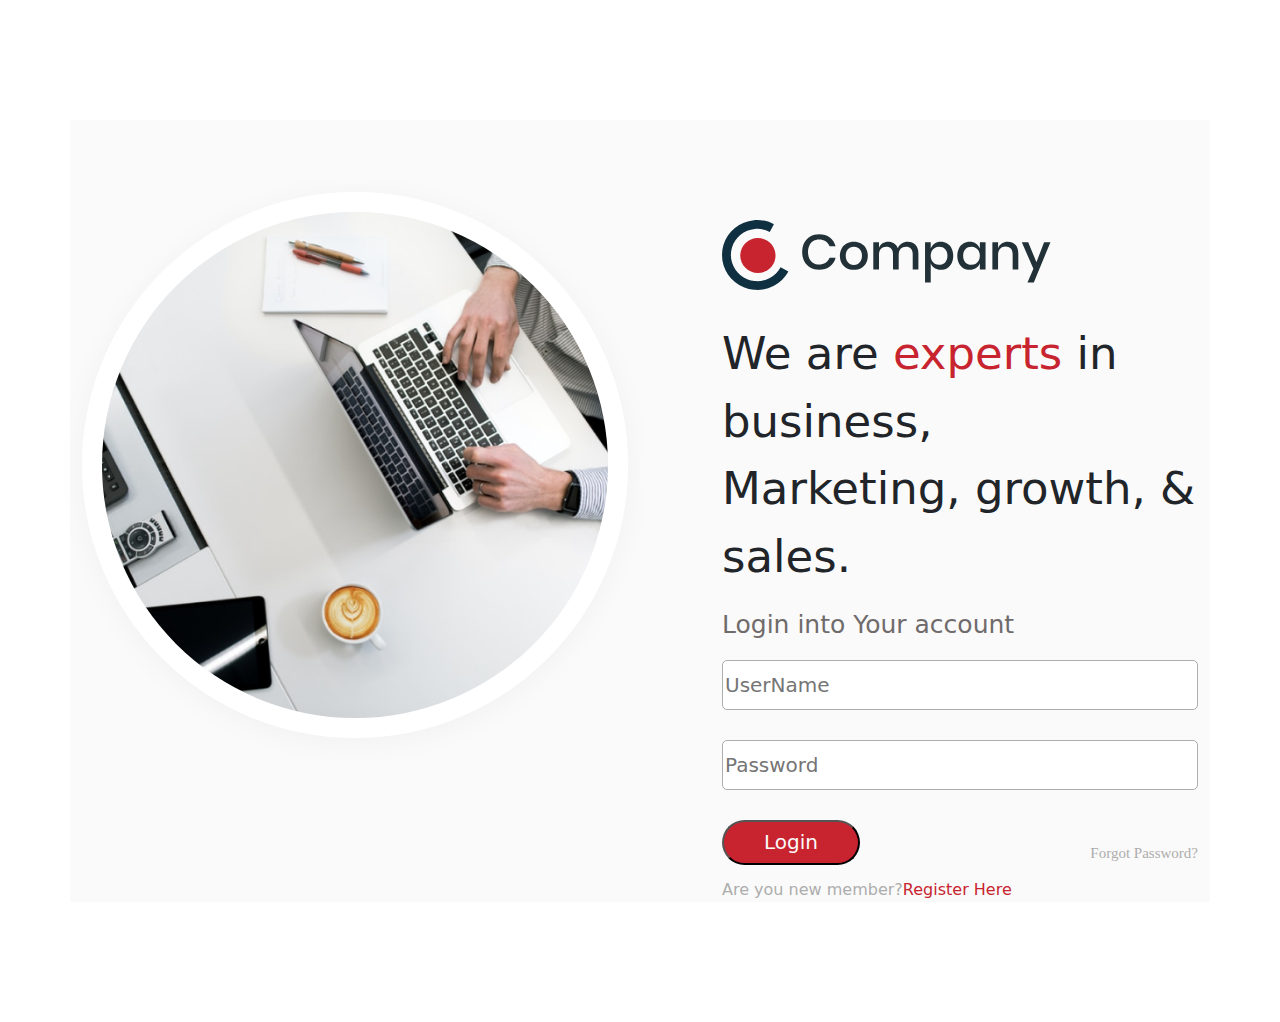
<file: index.html>
<!DOCTYPE html>
<html>
    <head>
        <meta name="viewport" content="width=device-width, initial-scale=1, shrink-to-fit=no">
        <title>Login Page</title>
        <link rel="stylesheet" href="css/style.css">
        <link rel="stylesheet" href="css/bootstrap.min.css">
    </head>
    <body>
        <div class="container">
            <div class="row">
                <div class="col-md-6">
                    <img src="images/hero-image.png" id="image">
                </div>
                <div class="col-md-6">
                    <div><img src="images/header-logo.svg" id="header"></div>
                    <div>
                        <p id="text2">
                          We are <spam id="experts">experts</spam> in business,<br> Marketing, growth, & sales.
                        </p>
                    </div>
                    <div>
                        <p id="text4">
                          Login into Your account
                        </p>
                      </div>
                      <div class="form">
                        <form action="">
                          <input type="text" id="username" placeholder="UserName"><br><br>
                          <input type="text" id="password" placeholder="Password">
                        </form>
                        <br>
                        <button type="submit" id="btn">Login</button>
                        <div class="forgot">
                          <a href="">
                            <p id="forgot">
                              Forgot&nbsp;Password?
                            </p>
                          </a>
                        </div>
                      </div>
                      <div>
                        <div class="register">
                         <div id="pera">Are you new member?</div>
                         <div ><a href="" id="reg">Register&nbsp;Here</a></div>
                </div>
            </div>
        </div>
    </body>
</html>
</file>
<file: css/style.css>
.container{
    margin-top: 120px;
    margin-bottom: 120px;
    background: #FAFAFA 0% 0% no-repeat padding-box;
}
#image{
    margin-top: 72px;
    margin-bottom: 72px;
    box-shadow: 0px 4px 31px #0000000A;
    border: 20px solid #FFFFFF;
    border-radius: 50%;
    max-width: 100%;
    max-height: 100%;
}
#header{
    margin-top: 100px;
    margin-left: 70px;
    height: 70px;
}
#text2{
    margin-top: 30px;
    font-size: 28px;
    margin-left: 70px;
}
#experts{
    color: #C8242F;
}
#text4{
    color: #706b6b;
    font-size: 25px;
    margin-left: 70px;
}
.form{
    font-size: 20px;
    color: #706b6b;
    max-width: 100%;
    margin-left: 70px;
}
#username{
    max-width: 100%;
    width: 400px;
    background: #FFFFFF 0% 0% no-repeat padding-box;
    border: 1px solid #ADADAD;
    border-radius: 5px;
}
#password{
    max-width: 100%;
    width: 400px;
    background: #FFFFFF 0% 0% no-repeat padding-box;
    border: 1px solid #ADADAD;
    border-radius: 5px;
}
#btn{
    color :#FAFAFA;
    background: #C8242F;
    border-radius: 23px;
    width: 138px;
    height: 45px;
}
#forgot{
    font: normal normal normal 15px Roboto;
    color: #ADADAD;
    text-align: right;
    margin-top: -20px;
    
}
.register{
    display: flex;
}
#pera{
    color: #ADADAD;
    margin-left: 70px;
}
#reg{
    color: #C8242F;
}
a:link{
    text-decoration: none;
}



@media(max-width:575px){
    #header{
        height: 38px;
        margin-top: 10px;
    }
}
@media(max-width:575px){
    #forgot{
        margin-top: -30px;
    }
}
@media(max-width:575px){
    .container{
        margin-top: 00px;
        margin-bottom: 00px;
    }
}
@media(max-width:575px){
    #header,#text2,#text4,.form,#pera{
        margin-left: 10px;
    }
    #image{
        margin-left: 00px;
    }
}
@media(max-width:991px){
    #header{
        height: 45px;
    }
    #pera2{font-size: 35px;}
    #header,#text2,#text4,.form,#pera{
        margin-left: 10px;
    }
    #image{
        margin-left: 00px;
    }
    .container{
        margin-top: 00px;
    }
}



@media(min-width:576px) {
    #username{
        max-width: 100%;
        width: 600px;
        height: 50px;
        background: #FFFFFF 0% 0% no-repeat padding-box;
        border: 1px solid #ADADAD;
        border-radius: 5px;
    }
    #password{
        max-width: 100%;
        width: 600px;
        height: 50px;
        background: #FFFFFF 0% 0% no-repeat padding-box;
        border: 1px solid #ADADAD;
        border-radius: 5px;
    }
}
@media(min-width:576px){
    #text2{
        font-size: 45px;
    }
}
</file>
